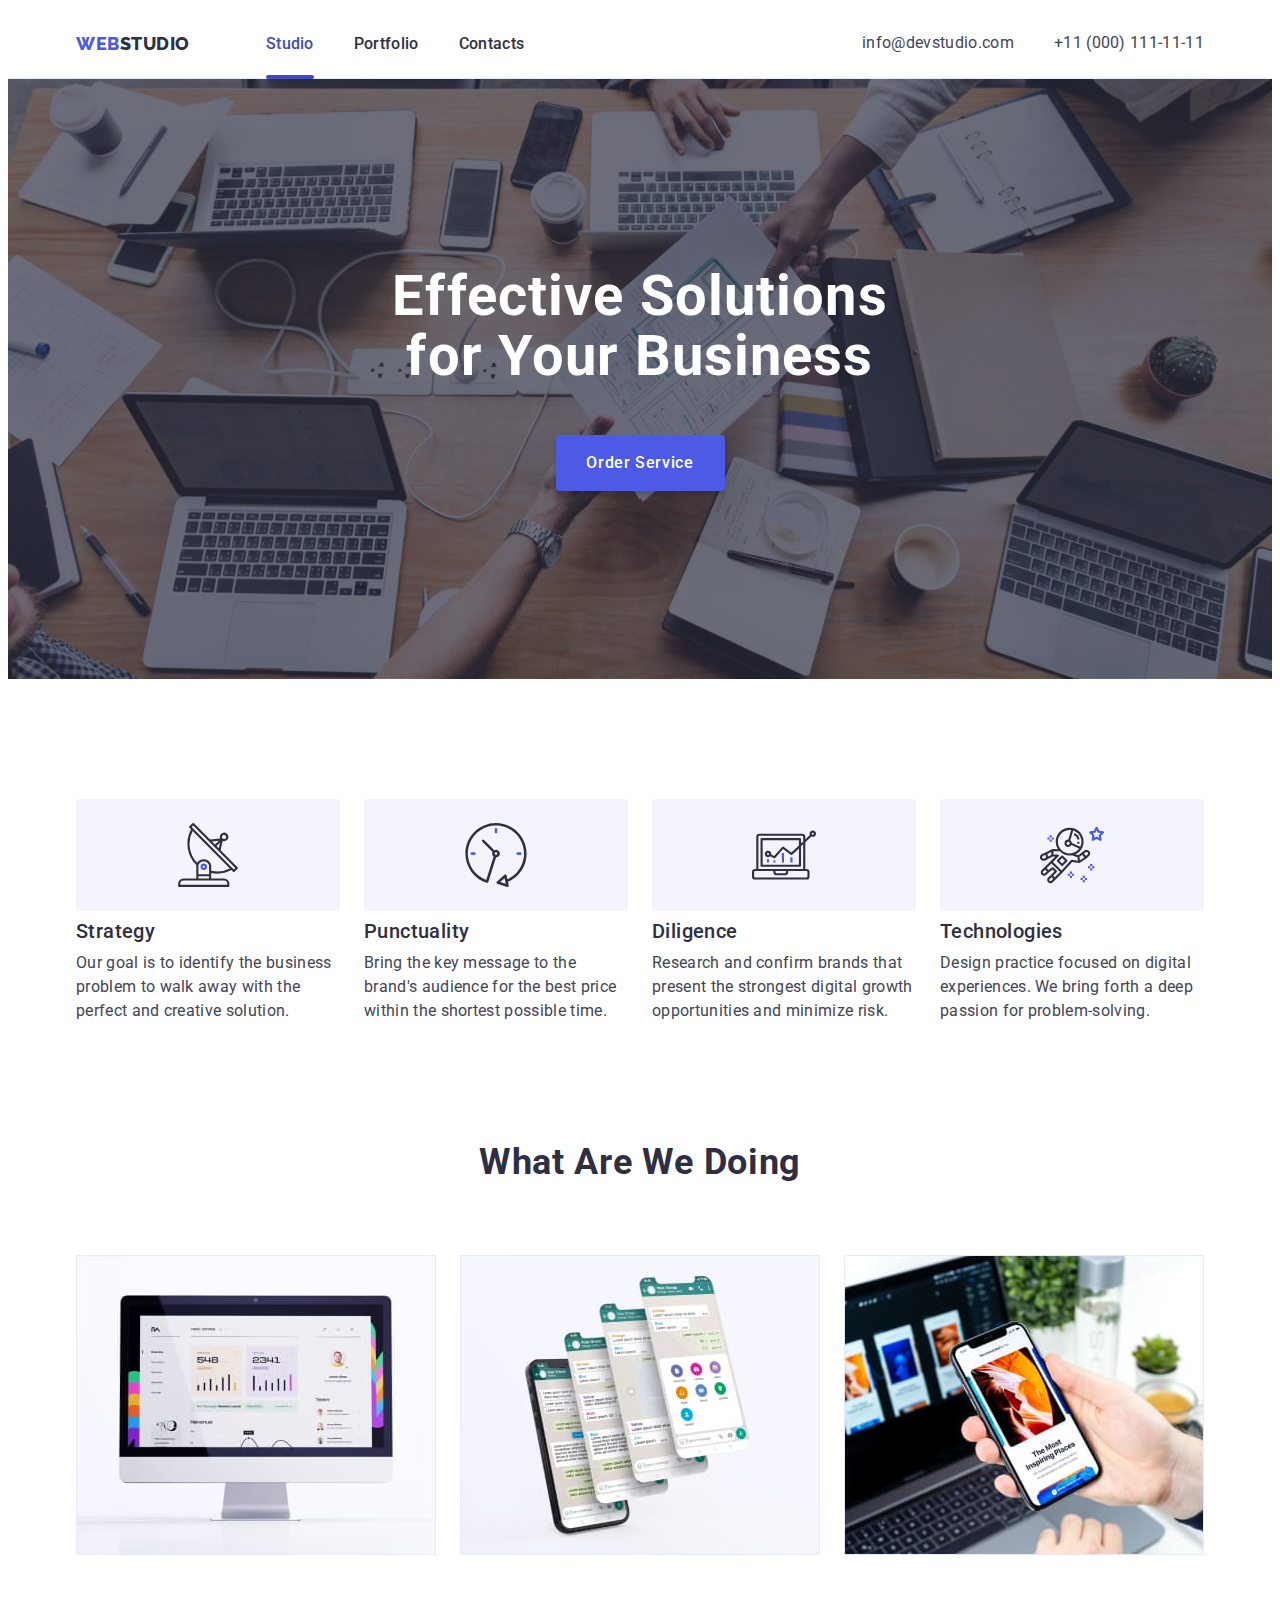
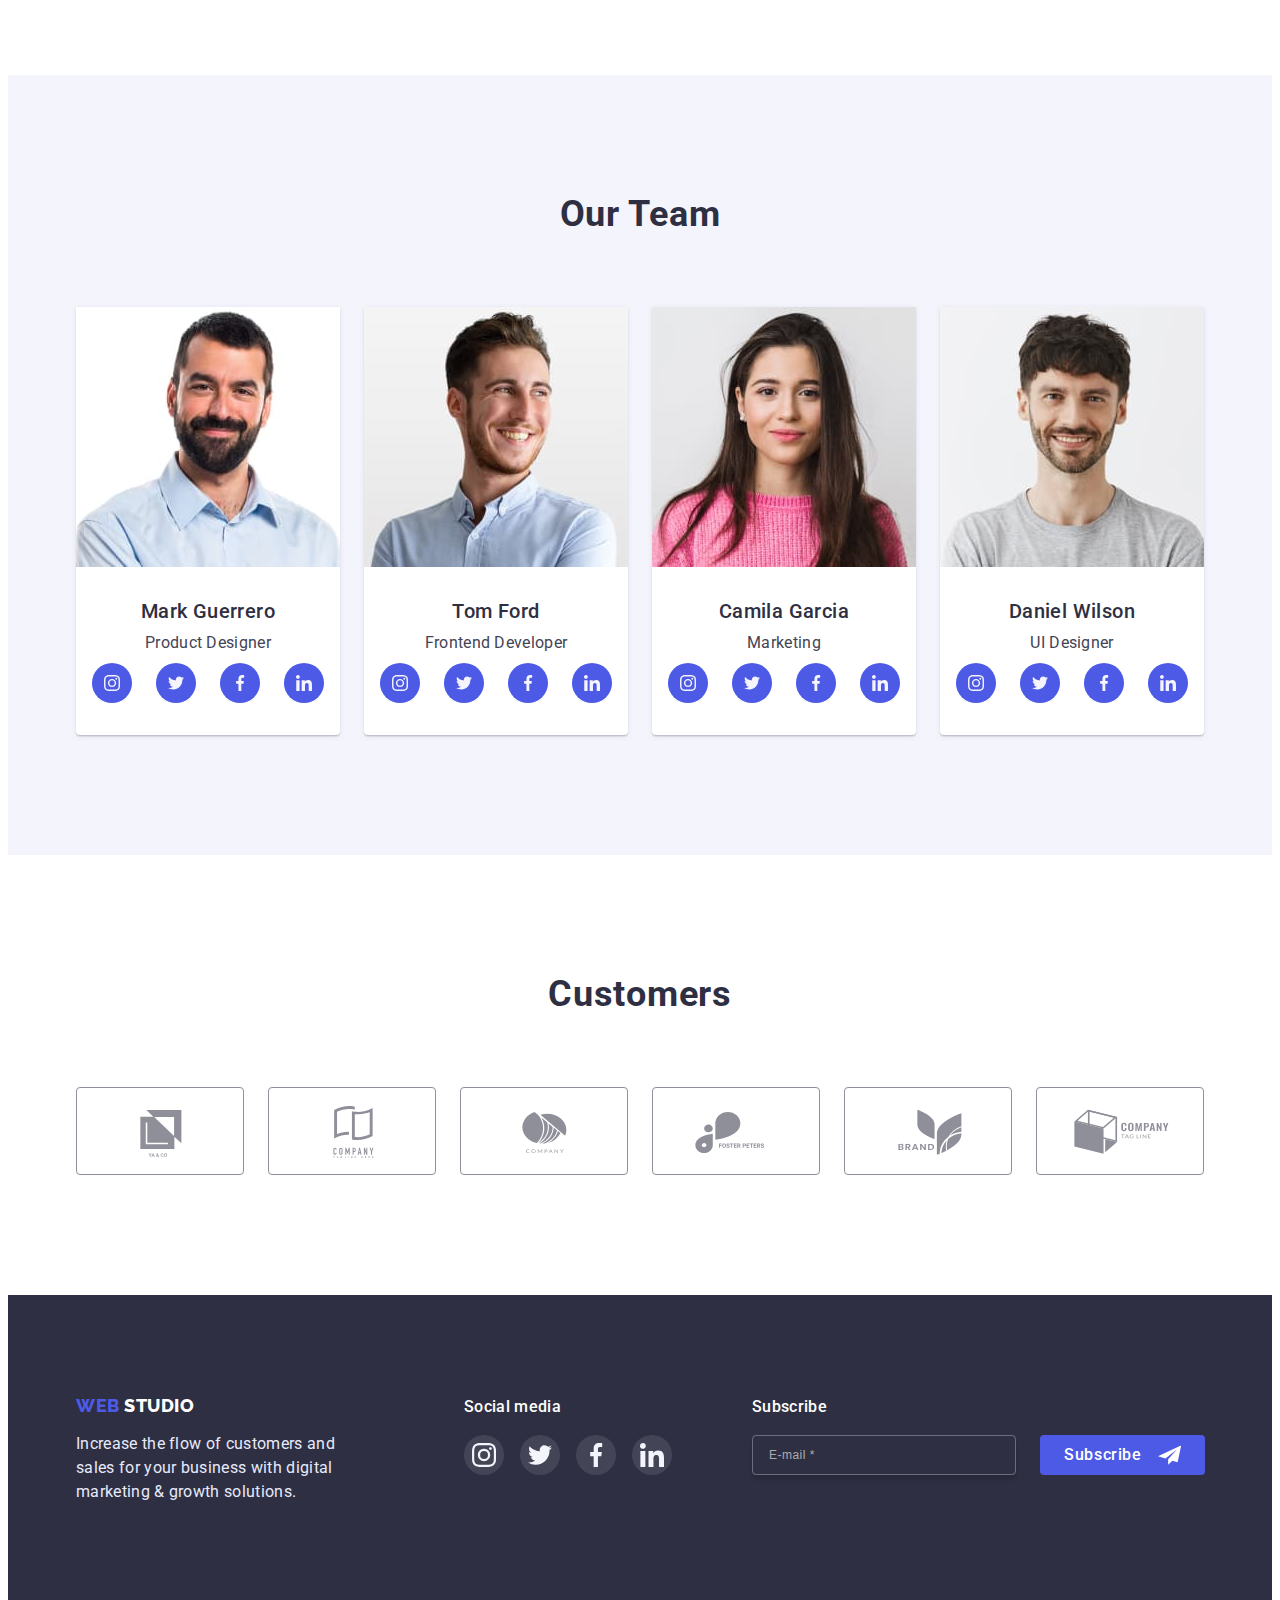
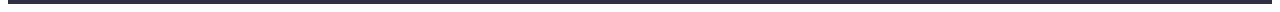
<file: index.html>
<!DOCTYPE html>
<html lang="en">
  <head>
    <meta charset="UTF-8" />
    <meta http-equiv="X-UA-Compatible" content="IE=edge" />
    <meta
      name="viewport"
      content="width=device-width, initial-scale=1.0"
    />
    <title>Web Studio</title>
    <link type="image/png" href="./images/favicon.png" rel="icon" />
    <link href="https://fonts.googleapis.com" rel="preconnect" />
    <link
      href="https://fonts.gstatic.com"
      rel="preconnect"
      crossorigin
    />
    <link
      href="https://fonts.googleapis.com/css2?family=Raleway:wght@800&family=Roboto:wght@400;500;700;900&display=swap"
      rel="stylesheet"
    />
    <link
      href="https://cdnjs.cloudflare.com/ajax/libs/modern-normalize/1.1.0/modern-normalize.min.css"
      rel="stylesheet"
      integrity="sha512-wpPYUAdjBVSE4KJnH1VR1HeZfpl1ub8YT/NKx4PuQ5NmX2tKuGu6U/JRp5y+Y8XG2tV+wKQpNHVUX03MfMFn9Q=="
      crossorigin="anonymous"
      referrerpolicy="no-referrer"
    />
    <link href="./css/styles.css" rel="stylesheet" />
    <link href="./css/mobile.css" rel="stylesheet" />
    <link href="./css/tablet.css" rel="stylesheet" />
    <link href="./css/desktop.css" rel="stylesheet" />
  </head>
  <body>
    <header class="header">
      <div class="container header-container">
        <nav class="header-navigation">
          <a
            class="logo header-logo link header-padding"
            href="./index.html"
          >
            <span class="logo-color">Web</span>Studio</a
          >
          <ul class="header-list list">
            <li class="header-item">
              <a
                class="header-link link header-padding active-page"
                href="./index.html"
                >Studio</a
              >
            </li>
            <li class="header-item">
              <a
                class="header-link link header-padding"
                href="./portfolio.html"
                >Portfolio</a
              >
            </li>
            <li class="header-item">
              <a class="header-link link header-padding" href="#"
                >Contacts</a
              >
            </li>
          </ul>
        </nav>
        <address class="address">
          <ul class="address-list list">
            <li class="address-item">
              <a
                class="address-email link header-padding"
                href="mailto:info@devstudio.com"
              >
                info@devstudio.com
              </a>
            </li>
            <li class="address-item">
              <a
                class="address-tel link header-padding"
                href="tel:+110001111111"
              >
                +11 (000) 111-11-11
              </a>
            </li>
          </ul>
        </address>
        <button class="burger-open" data-menu-open type="button">
          <svg class="burger-icon">
            <use href="./images/icons.svg#icon-humburger"></use>
          </svg>
        </button>
      </div>
      <div class="mob-menu is-hidden" data-menu>
        <button
          class="mob-menu-close modal-close"
          data-menu-close
          type="button"
        >
          <svg class="menu-close-icon modal-close-svg">
            <use href="./images/icons.svg#icon-close-black"></use>
          </svg>
        </button>
        <nav class="mob-menu-nav">
          <ul class="mob-menu-list list">
            <li class="mob-menu-item">
              <a
                class="mob-menu-link link active-mob"
                href="./index.html"
                >Studio</a
              >
            </li>
            <li class="mob-menu-item">
              <a class="mob-menu-link link" href="./portfolio.html"
                >Portfolio</a
              >
            </li>
            <li class="mob-menu-item">
              <a class="mob-menu-link link" href="#">Contacts</a>
            </li>
          </ul>
        </nav>
        <div class="mob-wrap">
          <address class="mob-menu-address">
            <ul class="mob-address-list list">
              <li class="mob-address-item">
                <a
                  class="mob-address-email link"
                  href="mailto:info@devstudio.com"
                >
                  info@devstudio.com
                </a>
              </li>
              <li class="mob-address-item">
                <a
                  class="mob-address-tel link"
                  href="tel:+110001111111"
                >
                  +11 (000) 111-11-11
                </a>
              </li>
            </ul>
          </address>
          <ul class="mob-soc-list team-soc-list list grid-list">
            <li class="mob-soc-item team-soc-item">
              <a
                class="mob-soc-link team-soc-link link grid-list"
                href="#"
                target="_blank"
                rel="noopener noreferrer nofollow"
              >
                <svg
                  class="mob-soc-icon team-soc-icon"
                  width="16px"
                  height="16px"
                >
                  <use href="./images/icons.svg#icon-instagram"></use>
                </svg>
              </a>
            </li>
            <li class="mob-soc-item team-soc-item">
              <a
                class="mob-soc-link team-soc-link link grid-list"
                href="#"
                target="_blank"
                rel="noopener noreferrer nofollow"
              >
                <svg
                  class="mob-soc-icon team-soc-icon"
                  width="16px"
                  height="16px"
                >
                  <use href="./images/icons.svg#icon-twitter"></use>
                </svg>
              </a>
            </li>
            <li class="mob-soc-item team-soc-item">
              <a
                class="mob-soc-link team-soc-link link grid-list"
                href="#"
                target="_blank"
                rel="noopener noreferrer nofollow"
              >
                <svg
                  class="mob-soc-icon team-soc-icon"
                  width="16px"
                  height="16px"
                >
                  <use href="./images/icons.svg#icon-facebook"></use>
                </svg>
              </a>
            </li>
            <li class="mob-soc-item team-soc-item">
              <a
                class="mob-soc-link team-soc-link link grid-list"
                href="#"
                target="_blank"
                rel="noopener noreferrer nofollow"
              >
                <svg
                  class="mob-soc-icon team-soc-icon"
                  width="16px"
                  height="16px"
                >
                  <use href="./images/icons.svg#icon-linkedin"></use>
                </svg>
              </a>
            </li>
          </ul>
        </div>
      </div>
    </header>

    <main>
      <section class="hero">
        <div class="container hero-container">
          <h1 class="hero-title">
            Effective Solutions for Your Business
          </h1>
          <button class="hero-btn btn" data-modal-open type="button">
            Order Service
          </button>
        </div>
      </section>
      <section class="principles section">
        <div class="container">
          <h2 class="section-title visually-hidden">
            Our principles
          </h2>
          <ul class="principles-list section-list list grid-list">
            <li class="principles-item section-item grid-item">
              <div class="priciples-icon">
                <svg width="64px" height="64px">
                  <use href="./images/icons.svg#icon-antenna"></use>
                </svg>
              </div>
              <h3 class="principles-caption section-caption">
                Strategy
              </h3>
              <p class="principles-text section-text">
                Our goal is to identify the business problem to walk
                away with the perfect and creative solution.
              </p>
            </li>
            <li class="principles-item section-item grid-item">
              <div class="priciples-icon">
                <svg width="64px" height="64px">
                  <use href="./images/icons.svg#icon-clock"></use>
                </svg>
              </div>
              <h3 class="principles-caption section-caption">
                Punctuality
              </h3>
              <p class="principles-text section-text">
                Bring the key message to the brand's audience for the
                best price within the shortest possible time.
              </p>
            </li>
            <li class="principles-item section-item grid-item">
              <div class="priciples-icon">
                <svg width="64px" height="64px">
                  <use href="./images/icons.svg#icon-diagram"></use>
                </svg>
              </div>
              <h3 class="principles-caption section-caption">
                Diligence
              </h3>
              <p class="principles-text section-text">
                Research and confirm brands that present the strongest
                digital growth opportunities and minimize risk.
              </p>
            </li>
            <li class="principles-item section-item grid-item">
              <div class="priciples-icon">
                <svg width="64px" height="64px">
                  <use href="./images/icons.svg#icon-astronaut"></use>
                </svg>
              </div>
              <h3 class="principles-caption section-caption">
                Technologies
              </h3>
              <p class="principles-text section-text">
                Design practice focused on digital experiences. We
                bring forth a deep passion for problem-solving.
              </p>
            </li>
          </ul>
        </div>
      </section>
      <section class="doing section">
        <div class="container">
          <h2 class="doing-title section-title">What are we doing</h2>
          <ul class="doing-list section-list list grid-list">
            <li class="doing-item section-item grid-item">
              <img
                src="./images/doing/do1.jpg"
                alt="computer"
                srcset="./images/doing/do1-2x.jpg 2x"
                width="360"
                height="300"
              />
            </li>
            <li class="doing-item section-item grid-item">
              <img
                src="./images/doing/do2.jpg"
                alt="tablet"
                srcset="./images/doing/do2-2x.jpg 2x"
                width="360"
                height="300"
              />
            </li>
            <li class="doing-item section-item grid-item">
              <img
                src="./images/doing/do3.jpg"
                alt="phone"
                srcset="./images/doing/do3-2x.jpg 2x"
                width="360"
                height="300"
              />
            </li>
          </ul>
        </div>
      </section>
      <section class="team section accent-bg">
        <div class="container container-small">
          <h2 class="team-title section-title">Our Team</h2>
          <ul class="team-list section-list list grid-list">
            <li class="team-item section-item grid-item">
              <img
                src="./images/team/team1.jpg"
                alt="Mark Guerrero"
                srcset="./images/team/team1-2x.jpg 2x"
                width="264"
                height="260"
              />
              <div class="team-content">
                <h3 class="team-caption section-caption center">
                  Mark Guerrero
                </h3>
                <p class="team-text section-text center">
                  Product Designer
                </p>
                <ul class="team-soc-list list grid-list">
                  <li class="team-soc-item">
                    <a
                      class="team-soc-link link grid-list"
                      href="#"
                      target="_blank"
                      rel="noopener noreferrer nofollow"
                    >
                      <svg
                        class="team-soc-icon"
                        width="16px"
                        height="16px"
                      >
                        <use
                          href="./images/icons.svg#icon-instagram"
                        ></use>
                      </svg>
                    </a>
                  </li>
                  <li class="team-soc-item">
                    <a
                      class="team-soc-link link grid-list"
                      href="#"
                      target="_blank"
                      rel="noopener noreferrer nofollow"
                    >
                      <svg
                        class="team-soc-icon"
                        width="16px"
                        height="16px"
                      >
                        <use
                          href="./images/icons.svg#icon-twitter"
                        ></use>
                      </svg>
                    </a>
                  </li>
                  <li class="team-soc-item">
                    <a
                      class="team-soc-link link grid-list"
                      href="#"
                      target="_blank"
                      rel="noopener noreferrer nofollow"
                    >
                      <svg
                        class="team-soc-icon"
                        width="16px"
                        height="16px"
                      >
                        <use
                          href="./images/icons.svg#icon-facebook"
                        ></use>
                      </svg>
                    </a>
                  </li>
                  <li class="team-soc-item">
                    <a
                      class="team-soc-link link grid-list"
                      href="#"
                      target="_blank"
                      rel="noopener noreferrer nofollow"
                    >
                      <svg
                        class="team-soc-icon"
                        width="16px"
                        height="16px"
                      >
                        <use
                          href="./images/icons.svg#icon-linkedin"
                        ></use>
                      </svg>
                    </a>
                  </li>
                </ul>
              </div>
            </li>
            <li class="team-item section-item grid-item">
              <img
                src="./images/team/team2.jpg"
                alt="Tom Ford"
                srcset="./images/team/team2-2x.jpg 2x"
                width="264"
                height="260"
              />
              <div class="team-content">
                <h3 class="team-caption section-caption center">
                  Tom Ford
                </h3>
                <p class="team-text section-text center">
                  Frontend Developer
                </p>
                <ul class="team-soc-list list grid-list">
                  <li class="team-soc-item">
                    <a
                      class="team-soc-link link grid-list"
                      href="#"
                      target="_blank"
                      rel="noopener noreferrer nofollow"
                    >
                      <svg
                        class="team-soc-icon"
                        width="16px"
                        height="16px"
                      >
                        <use
                          href="./images/icons.svg#icon-instagram"
                        ></use>
                      </svg>
                    </a>
                  </li>
                  <li class="team-soc-item">
                    <a
                      class="team-soc-link link grid-list"
                      href="#"
                      target="_blank"
                      rel="noopener noreferrer nofollow"
                    >
                      <svg
                        class="team-soc-icon"
                        width="16px"
                        height="16px"
                      >
                        <use
                          href="./images/icons.svg#icon-twitter"
                        ></use>
                      </svg>
                    </a>
                  </li>
                  <li class="team-soc-item">
                    <a
                      class="team-soc-link link grid-list"
                      href="#"
                      target="_blank"
                      rel="noopener noreferrer nofollow"
                    >
                      <svg
                        class="team-soc-icon"
                        width="16px"
                        height="16px"
                      >
                        <use
                          href="./images/icons.svg#icon-facebook"
                        ></use>
                      </svg>
                    </a>
                  </li>
                  <li class="team-soc-item">
                    <a
                      class="team-soc-link link grid-list"
                      href="#"
                      target="_blank"
                      rel="noopener noreferrer nofollow"
                    >
                      <svg
                        class="team-soc-icon"
                        width="16px"
                        height="16px"
                      >
                        <use
                          href="./images/icons.svg#icon-linkedin"
                        ></use>
                      </svg>
                    </a>
                  </li>
                </ul>
              </div>
            </li>
            <li class="team-item section-item grid-item">
              <img
                src="./images/team/team3.jpg"
                alt="Camila Garcia"
                srcset="./images/team/team3-2x.jpg 2x"
                width="264"
                height="260"
              />
              <div class="team-content">
                <h3 class="team-caption section-caption center">
                  Camila Garcia
                </h3>
                <p class="team-text section-text center">Marketing</p>
                <ul class="team-soc-list list grid-list">
                  <li class="team-soc-item">
                    <a
                      class="team-soc-link link grid-list"
                      href="#"
                      target="_blank"
                      rel="noopener noreferrer nofollow"
                    >
                      <svg
                        class="team-soc-icon"
                        width="16px"
                        height="16px"
                      >
                        <use
                          href="./images/icons.svg#icon-instagram"
                        ></use>
                      </svg>
                    </a>
                  </li>
                  <li class="team-soc-item">
                    <a
                      class="team-soc-link link grid-list"
                      href="#"
                      target="_blank"
                      rel="noopener noreferrer nofollow"
                    >
                      <svg
                        class="team-soc-icon"
                        width="16px"
                        height="16px"
                      >
                        <use
                          href="./images/icons.svg#icon-twitter"
                        ></use>
                      </svg>
                    </a>
                  </li>
                  <li class="team-soc-item">
                    <a
                      class="team-soc-link link grid-list"
                      href="#"
                      target="_blank"
                      rel="noopener noreferrer nofollow"
                    >
                      <svg
                        class="team-soc-icon"
                        width="16px"
                        height="16px"
                      >
                        <use
                          href="./images/icons.svg#icon-facebook"
                        ></use>
                      </svg>
                    </a>
                  </li>
                  <li class="team-soc-item">
                    <a
                      class="team-soc-link link grid-list"
                      href="#"
                      target="_blank"
                      rel="noopener noreferrer nofollow"
                    >
                      <svg
                        class="team-soc-icon"
                        width="16px"
                        height="16px"
                      >
                        <use
                          href="./images/icons.svg#icon-linkedin"
                        ></use>
                      </svg>
                    </a>
                  </li>
                </ul>
              </div>
            </li>
            <li class="team-item section-item grid-item">
              <img
                src="./images/team/team4.jpg"
                alt="Daniel Wilson"
                srcset="./images/team/team4-2x.jpg 2x"
                width="264"
                height="260"
              />
              <div class="team-content">
                <h3 class="team-caption section-caption center">
                  Daniel Wilson
                </h3>
                <p class="team-text section-text center">
                  UI Designer
                </p>
                <ul class="team-soc-list list grid-list">
                  <li class="team-soc-item">
                    <a
                      class="team-soc-link link grid-list"
                      href="#"
                      target="_blank"
                      rel="noopener noreferrer nofollow"
                    >
                      <svg
                        class="team-soc-icon"
                        width="16px"
                        height="16px"
                      >
                        <use
                          href="./images/icons.svg#icon-instagram"
                        ></use>
                      </svg>
                    </a>
                  </li>
                  <li class="team-soc-item">
                    <a
                      class="team-soc-link link grid-list"
                      href="#"
                      target="_blank"
                      rel="noopener noreferrer nofollow"
                    >
                      <svg
                        class="team-soc-icon"
                        width="16px"
                        height="16px"
                      >
                        <use
                          href="./images/icons.svg#icon-twitter"
                        ></use>
                      </svg>
                    </a>
                  </li>
                  <li class="team-soc-item">
                    <a
                      class="team-soc-link link grid-list"
                      href="#"
                      target="_blank"
                      rel="noopener noreferrer nofollow"
                    >
                      <svg
                        class="team-soc-icon"
                        width="16px"
                        height="16px"
                      >
                        <use
                          href="./images/icons.svg#icon-facebook"
                        ></use>
                      </svg>
                    </a>
                  </li>
                  <li class="team-soc-item">
                    <a
                      class="team-soc-link link grid-list"
                      href="#"
                      target="_blank"
                      rel="noopener noreferrer nofollow"
                    >
                      <svg
                        class="team-soc-icon"
                        width="16px"
                        height="16px"
                      >
                        <use
                          href="./images/icons.svg#icon-linkedin"
                        ></use>
                      </svg>
                    </a>
                  </li>
                </ul>
              </div>
            </li>
          </ul>
        </div>
      </section>
      <section class="customer section">
        <div class="container container-small">
          <h2 class="customer-title section-title">Customers</h2>
          <ul class="customer-list section-list list grid-list">
            <li class="customer-item section-item grid-item">
              <a
                class="customer-link link"
                href="#"
                target="_blank"
                rel="noopener noreferrer nofollow"
              >
                <svg
                  class="customer-icon"
                  width="104px"
                  height="56px"
                >
                  <use href="./images/icons.svg#icon-yaco"></use>
                </svg>
              </a>
            </li>
            <li class="customer-item section-item grid-item">
              <a
                class="customer-link link"
                href="#"
                target="_blank"
                rel="noopener noreferrer nofollow"
              >
                <svg
                  class="customer-icon"
                  width="104px"
                  height="56px"
                >
                  <use
                    href="./images/icons.svg#icon-tagline-here"
                  ></use>
                </svg>
              </a>
            </li>
            <li class="customer-item section-item grid-item">
              <a
                class="customer-link link"
                href="#"
                target="_blank"
                rel="noopener noreferrer nofollow"
              >
                <svg
                  class="customer-icon"
                  width="104px"
                  height="56px"
                >
                  <use href="./images/icons.svg#icon-company"></use>
                </svg>
              </a>
            </li>
            <li class="customer-item section-item grid-item">
              <a
                class="customer-link link"
                href="#"
                target="_blank"
                rel="noopener noreferrer nofollow"
              >
                <svg
                  class="customer-icon"
                  width="104px"
                  height="56px"
                >
                  <use href="./images/icons.svg#icon-foster"></use>
                </svg>
              </a>
            </li>
            <li class="customer-item section-item grid-item">
              <a
                class="customer-link link"
                href="#"
                target="_blank"
                rel="noopener noreferrer nofollow"
              >
                <svg
                  class="customer-icon"
                  width="104px"
                  height="56px"
                >
                  <use href="./images/icons.svg#icon-brand"></use>
                </svg>
              </a>
            </li>
            <li class="customer-item section-item grid-item">
              <a
                class="customer-link link"
                href="#"
                target="_blank"
                rel="noopener noreferrer nofollow"
              >
                <svg
                  class="customer-icon"
                  width="104px"
                  height="56px"
                >
                  <use href="./images/icons.svg#icon-tagline"></use>
                </svg>
              </a>
            </li>
          </ul>
        </div>
      </section>
    </main>

    <footer class="footer">
      <div class="container footer-wrapper">
        <div class="footer-box">
          <div class="footer-info">
            <a class="logo footer-logo link" href="./index.html">
              <span class="logo-color">Web</span>
              Studio
            </a>
            <p class="footer-text">
              Increase the flow of customers and sales for your
              business with digital marketing & growth solutions.
            </p>
          </div>
          <div class="footer-soc">
            <p class="footer-soc-title">Social media</p>
            <ul class="footer-soc-list list grid-list">
              <li class="footer-soc-item">
                <a
                  class="footer-soc-link link"
                  href="#"
                  target="_blank"
                  rel="noopener noreferrer nofollow"
                >
                  <svg class="footer-soc-icon" width="24" height="24">
                    <use
                      href="./images/icons.svg#icon-instagram"
                    ></use>
                  </svg>
                </a>
              </li>
              <li class="footer-soc-item">
                <a
                  class="footer-soc-link link"
                  href="#"
                  target="_blank"
                  rel="noopener noreferrer nofollow"
                >
                  <svg class="footer-soc-icon" width="24" height="24">
                    <use href="./images/icons.svg#icon-twitter"></use>
                  </svg>
                </a>
              </li>
              <li class="footer-soc-item">
                <a
                  class="footer-soc-link link"
                  href="#"
                  target="_blank"
                  rel="noopener noreferrer nofollow"
                >
                  <svg class="footer-soc-icon" width="24" height="24">
                    <use
                      href="./images/icons.svg#icon-facebook"
                    ></use>
                  </svg>
                </a>
              </li>
              <li class="footer-soc-item">
                <a
                  class="footer-soc-link link"
                  href="#"
                  target="_blank"
                  rel="noopener noreferrer nofollow"
                >
                  <svg class="footer-soc-icon" width="24" height="24">
                    <use
                      href="./images/icons.svg#icon-linkedin"
                    ></use>
                  </svg>
                </a>
              </li>
            </ul>
          </div>
        </div>
        <div class="footer-subscribe">
          <p class="footer-form-title">Subscribe</p>
          <form class="footer-form">
            <input
              class="footer-form-input"
              id="subscribe"
              name="subscribe"
              type="email"
              placeholder="E-mail *"
              required
            />
            <button class="subscribe-btn btn" type="submit">
              Subscribe
              <svg class="submit-icon">
                <use href="./images/icons.svg#icon-subscribe"></use>
              </svg>
            </button>
          </form>
        </div>
      </div>
    </footer>

    <div class="backdrop is-hidden" data-modal>
      <div class="modal">
        <button class="modal-close" data-modal-close type="button">
          <svg class="modal-close-svg" width="8px" height="8px">
            <use href="./images/icons.svg#icon-close-black"></use>
          </svg>
        </button>
        <p class="modal-title">
          Leave your contacts and we will call you back
        </p>
        <form class="modal-form">
          <label class="modal-input-text">
            <span>Name *</span>
            <span class="modal-input-wrap">
              <input
                class="modal-input"
                name="user-name"
                type="text"
                placeholder="John Kirby"
                minlength="2"
                required
              />
              <svg class="modal-icon" width="18" height="24">
                <use href="./images/icons.svg#icon-person"></use>
              </svg>
            </span>
          </label>
          <label class="modal-input-text">
            <span>Phone *</span>
            <span class="modal-input-wrap">
              <input
                class="modal-input"
                name="user-tel"
                type="tel"
                title="+380 (99) 111-22-33"
                placeholder="+11 (000) 111-11-11"
                required
              />
              <svg class="modal-icon" width="18" height="24">
                <use href="./images/icons.svg#icon-phone"></use>
              </svg>
            </span>
          </label>
          <label class="modal-input-text">
            <span>Email *</span>
            <span class="modal-input-wrap">
              <input
                class="modal-input"
                name="user-email"
                type="email"
                placeholder="info@devstudio.com"
                required
              />
              <svg class="modal-icon" width="18" height="24">
                <use href="./images/icons.svg#icon-email"></use>
              </svg>
            </span>
          </label>
          <label class="modal-input-text">
            <span>Comment</span>
            <textarea
              class="modal-input"
              id="user-comment"
              name="user-comment"
              placeholder="Text input"
            ></textarea>
          </label>
          <div class="modal-field">
            <input
              class="modal-check visually-hidden"
              id="policy"
              name="policy"
              type="checkbox"
              value="true"
              required
            />
            <label class="modal-text" for="policy">
              <span>
                <svg class="icon-check" width="10" height="8">
                  <use href="./images/icons.svg#icon-check"></use>
                </svg>
              </span>
              I accept the terms and conditions of the
              <a href="#"> Privacy Policy</a>
            </label>
          </div>
          <button class="modal-btn btn" type="submit">Send</button>
        </form>
      </div>
    </div>

    <!-- <a href="#" class="to-top link" aria-label>
      <svg class="go-top">
        <use href="./images/icons.svg#icon-top"></use>
      </svg>
      <p>go top</p>
    </a> -->

    <script src="./js/modal.js"></script>
    <script src="./js/mobile-menu.js"></script>
  </body>
</html>
</file>
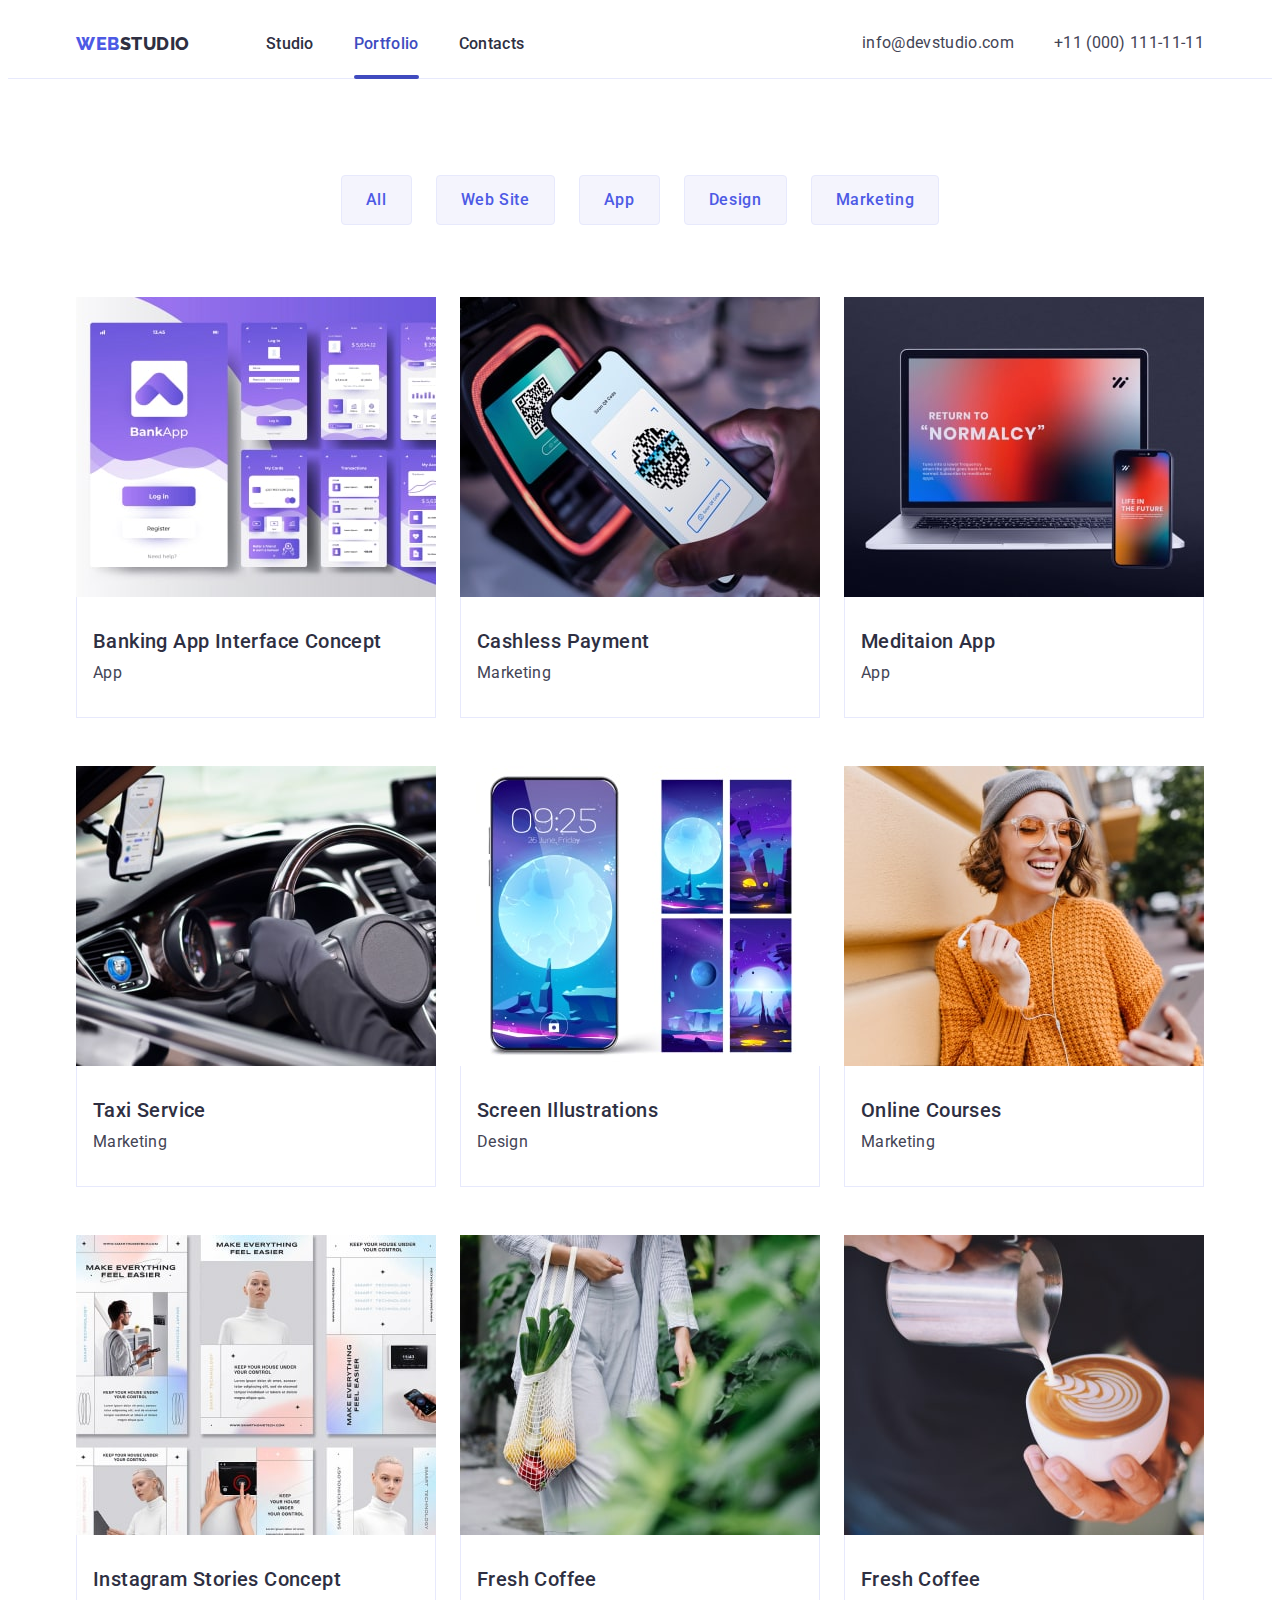
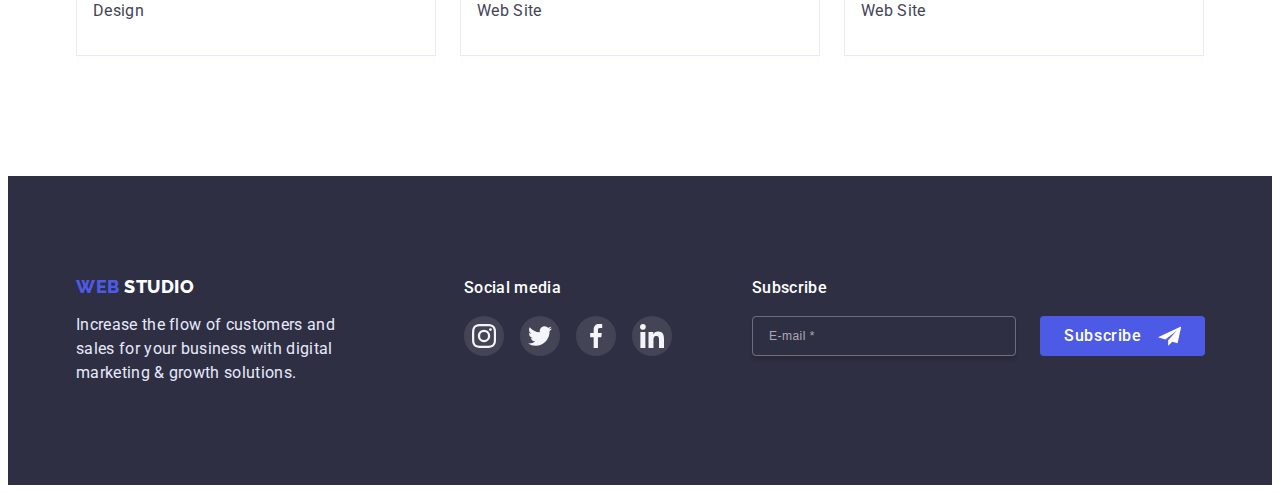
<file: portfolio.html>
<!DOCTYPE html>
<html lang="en">
  <head>
    <meta charset="UTF-8" />
    <meta http-equiv="X-UA-Compatible" content="IE=edge" />
    <meta
      name="viewport"
      content="width=device-width, initial-scale=1.0"
    />
    <title>Web Studio</title>
    <link type="image/png" href="./images/favicon.png" rel="icon" />
    <link href="https://fonts.googleapis.com" rel="preconnect" />
    <link
      href="https://fonts.gstatic.com"
      rel="preconnect"
      crossorigin
    />
    <link
      href="https://fonts.googleapis.com/css2?family=Raleway:wght@800&family=Roboto:wght@400;500;700;900&display=swap"
      rel="stylesheet"
    />
    <link
      href="https://cdnjs.cloudflare.com/ajax/libs/modern-normalize/1.1.0/modern-normalize.min.css"
      rel="stylesheet"
      integrity="sha512-wpPYUAdjBVSE4KJnH1VR1HeZfpl1ub8YT/NKx4PuQ5NmX2tKuGu6U/JRp5y+Y8XG2tV+wKQpNHVUX03MfMFn9Q=="
      crossorigin="anonymous"
      referrerpolicy="no-referrer"
    />
    <link href="./css/styles.css" rel="stylesheet" />
    <link href="./css/mobile.css" rel="stylesheet" />
    <link href="./css/tablet.css" rel="stylesheet" />
    <link href="./css/desktop.css" rel="stylesheet" />
  </head>
  <body>
    <header class="header">
      <div class="container header-container">
        <nav class="header-navigation">
          <a
            class="logo header-logo link header-padding"
            href="./index.html"
          >
            <span class="logo-color">Web</span>Studio</a
          >
          <ul class="header-list list">
            <li class="header-item">
              <a
                class="header-link link header-padding"
                href="./index.html"
                >Studio</a
              >
            </li>
            <li class="header-item">
              <a
                class="header-link link header-padding active-page"
                href="./portfolio.html"
                >Portfolio</a
              >
            </li>
            <li class="header-item">
              <a class="header-link link header-padding" href="#"
                >Contacts</a
              >
            </li>
          </ul>
        </nav>
        <address class="address">
          <ul class="address-list list">
            <li class="address-item">
              <a
                class="address-email link header-padding"
                href="mailto:info@devstudio.com"
              >
                info@devstudio.com
              </a>
            </li>
            <li class="address-item">
              <a
                class="address-tel link header-padding"
                href="tel:+110001111111"
              >
                +11 (000) 111-11-11
              </a>
            </li>
          </ul>
        </address>
        <button class="burger-open" data-menu-open type="button">
          <svg class="burger-icon">
            <use href="./images/icons.svg#icon-humburger"></use>
          </svg>
        </button>
      </div>
      <div class="mob-menu is-hidden" data-menu>
        <button
          class="mob-menu-close modal-close"
          data-menu-close
          type="button"
        >
          <svg class="menu-close-icon modal-close-svg">
            <use href="./images/icons.svg#icon-close-black"></use>
          </svg>
        </button>
        <nav class="mob-menu-nav">
          <ul class="mob-menu-list list">
            <li class="mob-menu-item">
              <a class="mob-menu-link link" href="./index.html"
                >Studio</a
              >
            </li>
            <li class="mob-menu-item">
              <a
                class="mob-menu-link link active-mob"
                href="./portfolio.html"
                >Portfolio</a
              >
            </li>
            <li class="mob-menu-item">
              <a class="mob-menu-link link" href="#">Contacts</a>
            </li>
          </ul>
        </nav>
        <div class="mob-wrap">
          <address class="mob-menu-address">
            <ul class="mob-address-list list">
              <li class="mob-address-item">
                <a
                  class="mob-address-email link"
                  href="mailto:info@devstudio.com"
                >
                  info@devstudio.com
                </a>
              </li>
              <li class="mob-address-item">
                <a
                  class="mob-address-tel link"
                  href="tel:+110001111111"
                >
                  +11 (000) 111-11-11
                </a>
              </li>
            </ul>
          </address>
          <ul class="mob-soc-list team-soc-list list grid-list">
            <li class="mob-soc-item team-soc-item">
              <a
                class="mob-soc-link team-soc-link link grid-list"
                href="#"
                target="_blank"
                rel="noopener noreferrer nofollow"
              >
                <svg
                  class="mob-soc-icon team-soc-icon"
                  width="16px"
                  height="16px"
                >
                  <use href="./images/icons.svg#icon-instagram"></use>
                </svg>
              </a>
            </li>
            <li class="mob-soc-item team-soc-item">
              <a
                class="mob-soc-link team-soc-link link grid-list"
                href="#"
                target="_blank"
                rel="noopener noreferrer nofollow"
              >
                <svg
                  class="mob-soc-icon team-soc-icon"
                  width="16px"
                  height="16px"
                >
                  <use href="./images/icons.svg#icon-twitter"></use>
                </svg>
              </a>
            </li>
            <li class="mob-soc-item team-soc-item">
              <a
                class="mob-soc-link team-soc-link link grid-list"
                href="#"
                target="_blank"
                rel="noopener noreferrer nofollow"
              >
                <svg
                  class="mob-soc-icon team-soc-icon"
                  width="16px"
                  height="16px"
                >
                  <use href="./images/icons.svg#icon-facebook"></use>
                </svg>
              </a>
            </li>
            <li class="mob-soc-item team-soc-item">
              <a
                class="mob-soc-link team-soc-link link grid-list"
                href="#"
                target="_blank"
                rel="noopener noreferrer nofollow"
              >
                <svg
                  class="mob-soc-icon team-soc-icon"
                  width="16px"
                  height="16px"
                >
                  <use href="./images/icons.svg#icon-linkedin"></use>
                </svg>
              </a>
            </li>
          </ul>
        </div>
      </div>
    </header>

    <main>
      <section class="portfolio section">
        <div class="container">
          <h1 class="visually-hidden">Portfolio</h1>
          <ul class="filter-list list">
            <li>
              <button class="filter-btn btn" type="button">
                All
              </button>
            </li>
            <li>
              <button class="filter-btn btn" type="button">
                Web Site
              </button>
            </li>
            <li>
              <button class="filter-btn btn" type="button">
                App
              </button>
            </li>
            <li>
              <button class="filter-btn btn" type="button">
                Design
              </button>
            </li>
            <li>
              <button class="filter-btn btn" type="button">
                Marketing
              </button>
            </li>
          </ul>
          <ul class="gallery-list list grid-list">
            <li class="gallery-item">
              <a class="link" href="#">
                <div class="gallery-top-wrap">
                  <picture class="gallery-img">
                    <source
                      srcset="
                        ./images/gallery/gallery1-1200.jpg    1x,
                        ./images/gallery/gallery1-1200-2x.jpg 2x
                      "
                      media="(min-width: 1200px)"
                    />
                    <source
                      srcset="
                        ./images/gallery/gallery1-768.jpg    1x,
                        ./images/gallery/gallery1-768-2x.jpg 2x
                      "
                      media="(min-width: 768px)"
                    />
                    <source
                      srcset="
                        ./images/gallery/gallery1.jpg    1x,
                        ./images/gallery/gallery1-2x.jpg 2x
                      "
                      media="(min-width: 480px)"
                    />
                    <img
                      src="./images/gallery/gallery1.jpg"
                      alt="Banking App Interface Concept"
                    />
                  </picture>
                  <p class="gallery-top-text">
                    14 Stylish and User-Friendly App Design Concepts ·
                    Task Manager App · Calorie Tracker App · Exotic
                    Fruit Ecommerce App · Cloud Storage App
                  </p>
                </div>
                <div class="gallery-content">
                  <h2 class="gallery-caption section-caption">
                    Banking App Interface Concept
                  </h2>
                  <p class="section-text">App</p>
                </div>
              </a>
            </li>
            <li class="gallery-item">
              <a class="link" href="#">
                <div class="gallery-top-wrap">
                  <picture class="gallery-img">
                    <source
                      srcset="
                        ./images/gallery/gallery2-1200.jpg    1x,
                        ./images/gallery/gallery2-1200-2x.jpg 2x
                      "
                      media="(min-width: 1200px)"
                    />
                    <source
                      srcset="
                        ./images/gallery/gallery2-768.jpg    1x,
                        ./images/gallery/gallery2-768-2x.jpg 2x
                      "
                      media="(min-width: 768px)"
                    />
                    <source
                      srcset="
                        ./images/gallery/gallery2.jpg    1x,
                        ./images/gallery/gallery2-2x.jpg 2x
                      "
                      media="(min-width: 480px)"
                    />
                    <img
                      src="./images/gallery/gallery2.jpg"
                      alt="Cashless Payment"
                    />
                  </picture>
                  <p class="gallery-top-text">
                    14 Stylish and User-Friendly App Design Concepts ·
                    Task Manager App · Calorie Tracker App · Exotic
                    Fruit Ecommerce App · Cloud Storage App
                  </p>
                </div>
                <div class="gallery-content">
                  <h2 class="gallery-caption section-caption">
                    Cashless Payment
                  </h2>
                  <p class="section-text">Marketing</p>
                </div>
              </a>
            </li>
            <li class="gallery-item">
              <a class="link" href="#">
                <div class="gallery-top-wrap">
                  <picture class="gallery-img">
                    <source
                      srcset="
                        ./images/gallery/gallery3-1200.jpg    1x,
                        ./images/gallery/gallery3-1200-2x.jpg 2x
                      "
                      media="(min-width: 1200px)"
                    />
                    <source
                      srcset="
                        ./images/gallery/gallery3-768.jpg    1x,
                        ./images/gallery/gallery3-768-2x.jpg 2x
                      "
                      media="(min-width: 768px)"
                    />
                    <source
                      srcset="
                        ./images/gallery/gallery3.jpg    1x,
                        ./images/gallery/gallery3-2x.jpg 2x
                      "
                      media="(min-width: 480px)"
                    />
                    <img
                      src="./images/gallery/gallery3.jpg"
                      alt="Meditaion App"
                    />
                  </picture>
                  <p class="gallery-top-text">
                    14 Stylish and User-Friendly App Design Concepts ·
                    Task Manager App · Calorie Tracker App · Exotic
                    Fruit Ecommerce App · Cloud Storage App
                  </p>
                </div>
                <div class="gallery-content">
                  <h2 class="gallery-caption section-caption">
                    Meditaion App
                  </h2>
                  <p class="section-text">App</p>
                </div>
              </a>
            </li>
            <li class="gallery-item">
              <a class="link" href="#">
                <div class="gallery-top-wrap">
                  <picture class="gallery-img">
                    <source
                      srcset="
                        ./images/gallery/gallery4-1200.jpg    1x,
                        ./images/gallery/gallery4-1200-2x.jpg 2x
                      "
                      media="(min-width: 1200px)"
                    />
                    <source
                      srcset="
                        ./images/gallery/gallery4-768.jpg    1x,
                        ./images/gallery/gallery4-768-2x.jpg 2x
                      "
                      media="(min-width: 768px)"
                    />
                    <source
                      srcset="
                        ./images/gallery/gallery4.jpg    1x,
                        ./images/gallery/gallery4-2x.jpg 2x
                      "
                      media="(min-width: 480px)"
                    />
                    <img
                      src="./images/gallery/gallery4.jpg"
                      alt="Taxi Service"
                    />
                  </picture>
                  <p class="gallery-top-text">
                    14 Stylish and User-Friendly App Design Concepts ·
                    Task Manager App · Calorie Tracker App · Exotic
                    Fruit Ecommerce App · Cloud Storage App
                  </p>
                </div>
                <div class="gallery-content">
                  <h2 class="gallery-caption section-caption">
                    Taxi Service
                  </h2>
                  <p class="section-text">Marketing</p>
                </div>
              </a>
            </li>
            <li class="gallery-item">
              <a class="link" href="#">
                <div class="gallery-top-wrap">
                  <picture class="gallery-img">
                    <source
                      srcset="
                        ./images/gallery/gallery5-1200.jpg    1x,
                        ./images/gallery/gallery5-1200-2x.jpg 2x
                      "
                      media="(min-width: 1200px)"
                    />
                    <source
                      srcset="
                        ./images/gallery/gallery5-768.jpg    1x,
                        ./images/gallery/gallery5-768-2x.jpg 2x
                      "
                      media="(min-width: 768px)"
                    />
                    <source
                      srcset="
                        ./images/gallery/gallery5.jpg    1x,
                        ./images/gallery/gallery5-2x.jpg 2x
                      "
                      media="(min-width: 480px)"
                    />
                    <img
                      src="./images/gallery/gallery5.jpg"
                      alt="Screen Illustrations"
                    />
                  </picture>
                  <p class="gallery-top-text">
                    14 Stylish and User-Friendly App Design Concepts ·
                    Task Manager App · Calorie Tracker App · Exotic
                    Fruit Ecommerce App · Cloud Storage App
                  </p>
                </div>
                <div class="gallery-content">
                  <h2 class="gallery-caption section-caption">
                    Screen Illustrations
                  </h2>
                  <p class="section-text">Design</p>
                </div>
              </a>
            </li>
            <li class="gallery-item">
              <a class="link" href="#">
                <div class="gallery-top-wrap">
                  <picture class="gallery-img">
                    <source
                      srcset="
                        ./images/gallery/gallery6-1200.jpg    1x,
                        ./images/gallery/gallery6-1200-2x.jpg 2x
                      "
                      media="(min-width: 1200px)"
                    />
                    <source
                      srcset="
                        ./images/gallery/gallery6-768.jpg    1x,
                        ./images/gallery/gallery6-768-2x.jpg 2x
                      "
                      media="(min-width: 768px)"
                    />
                    <source
                      srcset="
                        ./images/gallery/gallery6.jpg    1x,
                        ./images/gallery/gallery6-2x.jpg 2x
                      "
                      media="(min-width: 480px)"
                    />
                    <img
                      src="./images/gallery/gallery6.jpg"
                      alt="Online Courses"
                    />
                  </picture>
                  <p class="gallery-top-text">
                    14 Stylish and User-Friendly App Design Concepts ·
                    Task Manager App · Calorie Tracker App · Exotic
                    Fruit Ecommerce App · Cloud Storage App
                  </p>
                </div>
                <div class="gallery-content">
                  <h2 class="gallery-caption section-caption">
                    Online Courses
                  </h2>
                  <p class="section-text">Marketing</p>
                </div>
              </a>
            </li>
            <li class="gallery-item">
              <a class="link" href="#">
                <div class="gallery-top-wrap">
                  <picture class="gallery-img">
                    <source
                      srcset="
                        ./images/gallery/gallery7-1200.jpg    1x,
                        ./images/gallery/gallery7-1200-2x.jpg 2x
                      "
                      media="(min-width: 1200px)"
                    />
                    <source
                      srcset="
                        ./images/gallery/gallery7-768.jpg    1x,
                        ./images/gallery/gallery7-768-2x.jpg 2x
                      "
                      media="(min-width: 768px)"
                    />
                    <source
                      srcset="
                        ./images/gallery/gallery7.jpg    1x,
                        ./images/gallery/gallery7-2x.jpg 2x
                      "
                      media="(min-width: 480px)"
                    />
                    <img
                      src="./images/gallery/gallery7.jpg"
                      alt="Instagram Stories Concept"
                    />
                  </picture>
                  <p class="gallery-top-text">
                    14 Stylish and User-Friendly App Design Concepts ·
                    Task Manager App · Calorie Tracker App · Exotic
                    Fruit Ecommerce App · Cloud Storage App
                  </p>
                </div>
                <div class="gallery-content">
                  <h2 class="gallery-caption section-caption">
                    Instagram Stories Concept
                  </h2>
                  <p class="section-text">Design</p>
                </div>
              </a>
            </li>
            <li class="gallery-item">
              <a class="link" href="#">
                <div class="gallery-top-wrap">
                  <picture class="gallery-img">
                    <source
                      srcset="
                        ./images/gallery/gallery8-1200.jpg    1x,
                        ./images/gallery/gallery8-1200-2x.jpg 2x
                      "
                      media="(min-width: 1200px)"
                    />
                    <source
                      srcset="
                        ./images/gallery/gallery8-768.jpg    1x,
                        ./images/gallery/gallery8-768-2x.jpg 2x
                      "
                      media="(min-width: 768px)"
                    />
                    <source
                      srcset="
                        ./images/gallery/gallery8.jpg    1x,
                        ./images/gallery/gallery8-2x.jpg 2x
                      "
                      media="(min-width: 480px)"
                    />
                    <img
                      src="./images/gallery/gallery8.jpg"
                      alt="Organic Food"
                    />
                  </picture>
                  <p class="gallery-top-text">
                    14 Stylish and User-Friendly App Design Concepts ·
                    Task Manager App · Calorie Tracker App · Exotic
                    Fruit Ecommerce App · Cloud Storage App
                  </p>
                </div>
                <div class="gallery-content">
                  <h2 class="gallery-caption section-caption">
                    Fresh Coffee
                  </h2>
                  <p class="section-text">Web Site</p>
                </div>
              </a>
            </li>
            <li class="gallery-item">
              <a class="link" href="#">
                <div class="gallery-top-wrap">
                  <picture class="gallery-img">
                    <source
                      srcset="
                        ./images/gallery/gallery9-1200.jpg    1x,
                        ./images/gallery/gallery9-1200-2x.jpg 2x
                      "
                      media="(min-width: 1200px)"
                    />
                    <source
                      srcset="
                        ./images/gallery/gallery9-768.jpg    1x,
                        ./images/gallery/gallery9-768-2x.jpg 2x
                      "
                      media="(min-width: 768px)"
                    />
                    <source
                      srcset="
                        ./images/gallery/gallery9.jpg    1x,
                        ./images/gallery/gallery9-2x.jpg 2x
                      "
                      media="(min-width: 480px)"
                    />
                    <img
                      src="./images/gallery/gallery9.jpg"
                      alt="Fresh Coffee"
                    />
                  </picture>
                  <p class="gallery-top-text">
                    14 Stylish and User-Friendly App Design Concepts ·
                    Task Manager App · Calorie Tracker App · Exotic
                    Fruit Ecommerce App · Cloud Storage App
                  </p>
                </div>
                <div class="gallery-content">
                  <h2 class="gallery-caption section-caption">
                    Fresh Coffee
                  </h2>
                  <p class="section-text">Web Site</p>
                </div>
              </a>
            </li>
          </ul>
        </div>
      </section>
    </main>

    <footer class="footer">
      <div class="container footer-wrapper">
        <div class="footer-box">
          <div class="footer-info">
            <a class="logo footer-logo link" href="./index.html">
              <span class="logo-color">Web</span>
              Studio
            </a>
            <p class="footer-text">
              Increase the flow of customers and sales for your
              business with digital marketing & growth solutions.
            </p>
          </div>
          <div class="footer-soc">
            <p class="footer-soc-title">Social media</p>
            <ul class="footer-soc-list list grid-list">
              <li class="footer-soc-item">
                <a
                  class="footer-soc-link link"
                  href="#"
                  target="_blank"
                  rel="noopener noreferrer nofollow"
                >
                  <svg class="footer-soc-icon" width="24" height="24">
                    <use
                      href="./images/icons.svg#icon-instagram"
                    ></use>
                  </svg>
                </a>
              </li>
              <li class="footer-soc-item">
                <a
                  class="footer-soc-link link"
                  href="#"
                  target="_blank"
                  rel="noopener noreferrer nofollow"
                >
                  <svg class="footer-soc-icon" width="24" height="24">
                    <use href="./images/icons.svg#icon-twitter"></use>
                  </svg>
                </a>
              </li>
              <li class="footer-soc-item">
                <a
                  class="footer-soc-link link"
                  href="#"
                  target="_blank"
                  rel="noopener noreferrer nofollow"
                >
                  <svg class="footer-soc-icon" width="24" height="24">
                    <use
                      href="./images/icons.svg#icon-facebook"
                    ></use>
                  </svg>
                </a>
              </li>
              <li class="footer-soc-item">
                <a
                  class="footer-soc-link link"
                  href="#"
                  target="_blank"
                  rel="noopener noreferrer nofollow"
                >
                  <svg class="footer-soc-icon" width="24" height="24">
                    <use
                      href="./images/icons.svg#icon-linkedin"
                    ></use>
                  </svg>
                </a>
              </li>
            </ul>
          </div>
        </div>
        <div class="footer-subscribe">
          <p class="footer-form-title">Subscribe</p>
          <form class="footer-form">
            <input
              class="footer-form-input"
              id="subscribe"
              name="subscribe"
              type="email"
              placeholder="E-mail *"
              required
            />
            <button class="subscribe-btn btn" type="submit">
              Subscribe
              <svg class="submit-icon">
                <use href="./images/icons.svg#icon-subscribe"></use>
              </svg>
            </button>
          </form>
        </div>
      </div>
    </footer>

    <!-- <a href="#" class="to-top link">
      <svg class="go-top">
        <use href="./images/icons.svg#icon-top"></use>
      </svg>
      <p>go top</p>
    </a> -->
    <script src="./js/mobile-menu.js"></script>
  </body>
</html>
</file>
<file: css/styles.css>
html {
  scroll-behavior: smooth;
}

:root {
  --primary-text-color: #434455; /*  SLATE            Text          - Body text                             */

  --primary-brand-clr: #4d5ae5; /*   IRIS             Primary Brand - CTAs, Focused, Active states, Links   */

  --primary-bg-clr: #ffffff; /*      WHITE            Primary background                                    */

  --pressed-state-clr: #404bbf; /*   OCEAN            Pressed state - CTAs                                  */

  --dark-clr: #2e2f42; /*            NAVY BLUE        Dark          - Overlays, Shadows,  Headings          */

  --success-clr: #31d0aa; /*         GREEN            Success       - Valid fields, Success messages        */

  --subtle-text-clr: #8e8f99; /*     LIGHT SLATE      Subtle Text   - Helper text, Deemphasized text        */

  --accent-clr: #e7e9fc; /*          CORNFLOWER       Accent        - Accent color, Hairlines, Subtle backgrounds*/

  --light-clr: #f4f4fd; /*           CLOUD            Light         - Light mode Backgrounds, Dialogs/alerts     */

  --overley-clr: rgba(
    46,
    47,
    66,
    0.4
  ); /*                                NAVY BLUE MODAL  Modal overlay   - Overlay                                     */

  --gradient: linear-gradient(
    rgba(46, 47, 66, 0.7),
    rgba(46, 47, 66, 0.7)
  ); /*                                GRAY              Hero background - Hero image background                       */

  --tra: 250ms cubic-bezier(0.4, 0, 0.2, 1);
  --gap: 24px;
  --cards: 4;
}

*,
::after,
::before {
  box-sizing: border-box;
}

body {
  color: var(--primary-text-color);
  background-color: var(--primary-bg-clr);
  font-family: "Roboto", sans-serif;
}

.grid-list {
  display: flex;
  align-items: center;
  justify-content: center;
  gap: var(--gap);
}

.grid-item {
  flex-basis: 100%;
}

h1,
h2,
h3,
h4,
h5,
h6,
p {
  margin: 0;
}

ul {
  margin: 0;
  padding-left: 0;
}

address {
  font-style: normal;
}

.list {
  list-style: none;
}

.link {
  text-decoration: none;
}

img {
  display: block;
  max-width: 100%;
  height: auto;
}

.container {
  max-width: 100%;
  margin: 0 auto;
  padding: 0 15px;
}

.center {
  text-align: center;
}

.visually-hidden {
  position: absolute;
  overflow: hidden;
  clip: rect(0 0 0 0);
  width: 1px;
  height: 1px;
  margin: -1px;
  padding: 0;
  white-space: nowrap;
  border: 0;
  clip-path: inset(50%);
}

.logo {
  letter-spacing: 0.03em;
  text-transform: uppercase;
  font-family: "Raleway", sans-serif;
  font-size: 18px;
  font-weight: 800;
}

/* ----- HEADER ----- */

.header {
  border-bottom: 1px solid var(--accent-clr);
  background-color: var(
    --primary-bg-clr
  ); /* box-shadow: 0px 2px 1px rgba(46, 47, 66, 0.08), 0px 1px 1px rgba(46, 47, 66, 0.16), 0px 1px 6px rgba(46, 47, 66, 0.08); */
}

.header-container {
  display: flex;
}

.header-navigation {
  display: flex;
  align-items: center;
  margin-right: auto;
}

.header-logo {
  color: var(--dark-clr);
  line-height: 1.33;
}

.logo-color {
  color: var(--primary-brand-clr);
}

.header-list {
  display: none;
}

/* .header-item {} */

.header-padding {
  display: block;
  padding-top: 24px;
  padding-bottom: 24px;
}

.address {
  display: none;
}

/* ===== HUMBURGER MOB===== */

.burger-open {
  border: none;
  background-color: transparent;
}

.burger-icon {
  display: block;
  width: 22px;
  height: 22px;
  stroke: var(--dark-clr);
}

picture {
  margin: 0;
}

.mob-menu {
  position: fixed;
  z-index: 2;
  top: 0;
  display: flex;
  flex-direction: column;
  justify-content: space-between;
  width: 100%;
  height: 100%;
  padding: 80px 40px 40px;
  background-color: var(--primary-bg-clr);
}

/* .mob-menu-close {} */

.menu-close-icon {
  width: 8px;
  height: 8px;
}

/* .mob-menu-nav {} */

.mob-menu-list {
  display: flex;
  flex-direction: column;
  gap: 40px;
}

/* .mob-menu-item {}
.header-padding {} */

.mob-menu-link {
  letter-spacing: 0.02em;
  text-transform: capitalize;
  color: var(--dark-clr);
  font-size: 36px;
  font-weight: 700;
  line-height: 1.11;
}

.mob-menu-link:focus-visible {
  color: var(--primary-brand-clr);
}

.active-mob {
  color: var(--pressed-state-clr);
}

/* .mob-menu-address {} */

.mob-wrap {
  display: flex;
  flex-direction: column;
  gap: 48px;
}

.mob-address-list {
  display: flex;
  flex-direction: column-reverse;
  gap: 40px;
}

.mob-address-item {
  letter-spacing: 0.02em;
  color: var(--primary-text-color);
  font-size: 20px;
  font-weight: 500;
  line-height: 1.2;
}

.mob-address-email {
  color: currentColor;
}

.mob-address-tel {
  text-transform: capitalize;
  color: var(--primary-brand-clr);
  font-size: 7.3vw;
  font-weight: 600;
  line-height: 1.11;
}

.mob-soc-list {
  justify-content: space-between;
}

.mob-soc-item {
  flex-shrink: 0;
}

/* .mob-soc-link {} */

.mob-soc-icon {
  width: 24px;
  height: 24px;
}

/* ----- HERO ----- */

.hero {
  max-width: 100%;
  margin: 0 auto;
  padding-top: 112px;
  padding-bottom: 112px;
  background-image: var(--gradient),
    url(../images/hero/hero-bg-mob.jpg);
  background-repeat: no-repeat;
  background-position: center;
  background-size: cover;
}

@media (min-device-pixel-ratio: 2),
  (min-resolution: 192dpi),
  (min-resolution: 2dppx) {
  .hero-wrap {
    background-image: var(--gradient),
      url(../images/hero/hero-bg-mob-2x.jpg);
  }
}

/*.hero-container {}*/

.hero-title {
  width: 100%;
  max-width: 100%;
  margin: 0 auto 72px;
  text-align: center;
  letter-spacing: 0.02em;
  color: var(--primary-bg-clr);
  font-size: 32px;
  line-height: 1.07;
}

.btn {
  cursor: pointer;
  transition: background-color var(--tra), box-shadow var(--tra);
  text-align: center;
  letter-spacing: 0.04em;
  border: none;
  border-radius: 4px;
  font-family: inherit;
  font-size: 16px;
  font-weight: 500;
  line-height: 1.5;
}

.btn:hover,
.btn:focus {
  color: var(--primary-bg-clr);
  background-color: var(--pressed-state-clr);
  box-shadow: 0px 4px 4px rgba(0, 0, 0, 0.15);
}

.hero-btn {
  display: block;
  width: 169px;
  height: 56px;
  margin: 0 auto;
  transition: color var(--tra), background-color var(--tra),
    box-shadow var(--tra);
  color: var(--primary-bg-clr);
  background-color: var(--primary-brand-clr);
  box-shadow: 0px 4px 4px rgba(0, 0, 0, 0.15);
}

/* ----- SECTION ----- */

.section {
  padding-top: 96px;
  padding-bottom: 96px;
}

.section.accent-bg {
  background-color: var(--light-clr);
}

.section-title {
  text-align: center;
  letter-spacing: 0.02em;
  text-transform: capitalize;
  color: var(--dark-clr);
  font-size: 36px;
  line-height: 1.11;
}

/* .section-list {} */

.section-item {
  background-color: #fff;
}

.section-caption {
  margin-bottom: 8px;
  letter-spacing: 0.02em;
  color: var(--dark-clr);
  font-size: 20px;
  font-weight: 500;
  line-height: 1.2;
}

.section-text {
  letter-spacing: 0.02em;
  line-height: 1.5;
}

/* ----- PRINCIPLES----- */

.principles {
  max-width: 100%;
}

.principles-list {
  align-items: start;
  flex-wrap: wrap;
  row-gap: 72px;
}

/*.principles-item {} */

.priciples-icon {
  display: none;
}

.principles-caption {
  text-align: center;
  font-size: 36px;
  font-weight: 700;
  line-height: 1.11;
}

.principles-text {
  font-weight: 500;
}

/* ----- OUR DOING----- */

.doing {
  display: none;
  padding-top: 0;
}

.doing-title {
  margin-bottom: 72px;
}

/* .doing-list {} */

.doing-item {
  --cards: 3;
}

/* ----- OUR TEAM----- */

/* .team {} */

.team-title {
  margin-bottom: 72px;
}

.team-list {
  flex-basis: 100%;
  flex-wrap: wrap;
  row-gap: 72px;
}

.team-item {
  max-width: 264px;
  border-radius: 0px 0px 4px 4px;
  box-shadow: 0px 1px 6px rgba(46, 47, 66, 0.08),
    0px 1px 1px rgba(46, 47, 66, 0.16),
    0px 2px 1px rgba(46, 47, 66, 0.08);
}

.team-content {
  padding: 32px 16px;
}

/* .team-caption {} */

.team-text {
  margin-bottom: 8px;
}

/* .team-soc-list {} */

.team-soc-item {
  width: 40px;
  height: 40px;
}

.team-soc-link {
  width: 100%;
  height: 100%;
  transition: background-color var(--tra), color var(--tra);
  border-radius: 50%;
  background-color: var(--primary-brand-clr);
}

.team-soc-link:is(:hover, :focus) {
  background-color: var(--pressed-state-clr);
}

.team-soc-icon {
  fill: var(--light-clr);
}

/* ----- CUSTOMERS ----- */

.customer.section {
  padding-top: 96px;
  padding-bottom: 96px;
}

.customer-title {
  margin-bottom: 72px;
}

.customer-list {
  flex-wrap: wrap;
  --gap: 16px;
  row-gap: 72px;
}

.customer-item {
  flex-basis: calc((100% - 16px) / 2);
  width: 100%;
  height: 88px;
}

.customer-link {
  display: flex;
  align-items: center;
  justify-content: center;
  width: 100%;
  height: 100%;
  transition: color var(--tra);
  border: 1px solid var(--subtle-text-clr);
  border-radius: 4px;
}

.customer-icon {
  transition: fill var(--tra);
  fill: var(--subtle-text-clr);
}

.customer-link:is(:hover, :focus) {
  color: var(--pressed-state-clr);
  border: 1px solid var(--pressed-state-clr);
}

.customer-link:is(:hover, :focus) .customer-icon {
  fill: var(--pressed-state-clr);
}

/* ===== PORTFOLIO PAGE ===== */

.portfolio {
  padding-top: 48px;
}

.filter-list {
  display: flex;
  flex-wrap: wrap;
  justify-content: flex-start;
  max-width: 270px;
  margin-bottom: 48px;
  gap: 24px;
}

.filter-btn {
  padding: 8px 16px;
  transition: background-color var(--tra), color var(--tra),
    border var(--tra), box-shadow var(--tra);
  color: var(--primary-brand-clr);
  border: 1px solid var(--accent-clr);
  background-color: var(--light-clr);
}

.filter-btn:hover,
.filter-btn:focus {
  color: var(--primary-bg-clr);
  border: 1px solid var(--pressed-state-clr);
  background-color: var(--pressed-state-clr);
  box-shadow: 0px 3px 1px rgba(0, 0, 0, 0.1),
    0px 2px 1px rgba(0, 0, 0, 0.08), 0px 2px 2px rgba(0, 0, 0, 0.12);
}

.gallery-list {
  flex-wrap: wrap;
  justify-content: flex-start;
  gap: 48px;
}

.gallery-item {
  transition: box-shadow var(--tra); /* --cards: 1; */
}

.gallery-item:hover {
  box-shadow: 0px 1px 6px rgba(46, 47, 66, 0.08),
    0px 1px 1px rgba(46, 47, 66, 0.16),
    0px 2px 1px rgba(46, 47, 66, 0.08);
}

.gallery-item > .link {
  color: currentColor;
}

.gallery-top-wrap {
  position: relative;
  overflow: hidden;
}

.gallery-img {
  flex-shrink: 1;
  width: 396px;
  height: 280px;
}

.gallery-top-text {
  position: absolute;
  top: 0;
  overflow: auto;
  height: 100%;
  padding: 40px 32px;
  transition: transform var(--tra);
  transform: translateY(100%);
  letter-spacing: 0.02em;
  color: var(--light-clr);
  background-color: var(--primary-brand-clr);
  line-height: 1.5;
  background-blend-mode: soft-light;
}

.gallery-item:hover .gallery-top-text {
  transform: translateY(0);
}

.gallery-content {
  max-width: 396px;
  padding: 32px 16px;
  border: 1px solid var(--accent-clr);
  border-top: none;
}

.gallery-caption {
  font-size: 4.15vw;
}

/* ----- FOOTER ----- */

.footer {
  padding-top: 96px;
  padding-bottom: 96px;
  background-color: var(--dark-clr);
}

.footer-wrapper {
  display: flex;
  flex-wrap: wrap;
  justify-content: center;
  gap: 72px;
}

.footer-box {
  display: flex;
  flex-wrap: wrap;
  justify-content: center;
  gap: 72px;
}

.footer-logo {
  display: block;
  text-align: center;
  color: var(--primary-bg-clr);
  line-height: 1.17;
}

.footer-text {
  width: 264px;
  margin-top: 16px;
  letter-spacing: 0.02em;
  color: var(--accent-clr);
  line-height: 1.5;
}

/* .footer-info {}
.footer-soc {} */

.footer-soc-title {
  margin-bottom: 16px;
  text-align: center;
  letter-spacing: 0.02em;
  color: var(--primary-bg-clr);
  font-weight: 500;
  line-height: 1.5;
}

.footer-soc-list {
  --gap: 16px;
}

.footer-soc-item {
  width: 40px;
  height: 40px;
}

.footer-soc-link {
  display: flex;
  align-items: center;
  justify-content: center;
  width: 100%;
  height: 100%;
  transition: background-color var(--tra);
  border-radius: 50%;
  background-color: rgba(255, 255, 255, 0.1);
}

.footer-soc-icon {
  fill: var(--light-clr);
}

.footer-soc-link:is(:hover, :focus) {
  background-color: var(--success-clr);
}

/* .footer-subscribe {}*/

.footer-form {
  display: flex;
  flex-wrap: wrap;
  justify-content: center;
  margin-top: 16px;
  gap: 16px;
}

.footer-form-title {
  text-align: center;
  letter-spacing: 0.02em;
  color: var(--primary-bg-clr);
  font-weight: 500;
  line-height: 1.5;
}

.subscribe-btn {
  display: flex;
  width: 165px;
  height: 40px;
  padding: 8px 24px;
  color: var(--primary-bg-clr);
  border-radius: 4px;
  background-color: var(--primary-brand-clr);
  font-size: 16px;
  font-weight: 500;
  line-height: 1.5;
  gap: 16px;
}

.footer-form-input {
  width: 100%;
  height: 40px;
  padding: 8px 16px;
  transition: border-color var(--tra);
  letter-spacing: 0.04em;
  color: var(--primary-bg-clr);
  border: 1px solid rgba(255, 255, 255, 0.3);
  border-radius: 4px;
  outline: none;
  background-color: transparent;
  box-shadow: 0px 4px 4px rgba(0, 0, 0, 0.15);
  font-size: 12px;
  font-weight: 400;
  line-height: 2;
}

.footer-form-input::placeholder {
  color: rgba(255, 255, 255, 0.6);
}

.footer-form-input:is(:hover, :focus) {
  border-color: var(--primary-brand-clr);
}

.submit-icon {
  display: block;
  width: 24px;
  height: 24px;
  fill: var(--primary-bg-clr);
}

/* ===== MODAL ===== */

.backdrop {
  position: fixed;
  top: 0;
  width: 100vw;
  height: 100vh;
  transition: opacity var(--tra), visibility var(--tra);
  background-color: var(--overley-clr);
}

.modal {
  position: absolute;
  top: 50%;
  left: 50%;
  width: 100%;
  height: auto;
  padding: 72px 16px 24px;
  transition: transform var(--tra);
  transform: translate(-50%, -50%) scaleY(1);
  border-radius: 4px;
  background-color: #fcfcfc;
  box-shadow: 0px 1px 1px rgba(0, 0, 0, 0.14),
    0px 1px 3px rgba(0, 0, 0, 0.12), 0px 2px 1px rgba(0, 0, 0, 0.2);
}

.is-hidden {
  visibility: hidden;
  pointer-events: none;
  opacity: 0;
}

.backdrop.is-hidden .modal {
  transform: translate(0%, 0%) scaleY(0);
}

.modal-close {
  position: absolute;
  top: 24px;
  right: 24px;
  display: block;
  width: 24px;
  height: 24px;
  cursor: pointer;
  transition: color var(--tra), background-color var(--tra);
  color: #000000;
  border: 1px solid rgba(0, 0, 0, 0.1);
  border-radius: 50%;
  background: var(--accent-clr);
}

.modal-close-svg {
  position: absolute;
  top: 50%;
  left: 50%;
  transform: translate(-50%, -50%);
  fill: currentColor;
}

.modal-close:is(:hover, :focus) {
  color: var(--primary-bg-clr);
  background-color: var(--pressed-state-clr);
}

.modal-title {
  margin-bottom: 16px;
  text-align: center;
  letter-spacing: 0.02em;
  color: var(--dark-clr);
  font-size: 3.75vw;
  font-weight: 500;
  line-height: 1.5;
}

/* .modal-form {} */

.modal-input {
  width: 100%;
  height: 40px;
  margin: 0;
  padding: 8px 38px;
  letter-spacing: 0.04em;
  color: #000000;
  border: 1px solid rgba(33, 33, 33, 0.2);
  border-radius: 4px;
  outline: transparent;
  font-size: 12px;
  line-height: 1.33;
}

.modal-input[name="user-comment"] {
  display: block;
  height: 120px;
  padding: 8px 16px;
  resize: none;
  color: #000000;
}

.modal-input:is(:focus, :hover) {
  border-color: var(--primary-brand-clr);
}

.modal-input-text {
  display: block;
  margin-bottom: 8px;
}

.modal-input-text > span {
  display: block;
  margin-bottom: 4px;
  letter-spacing: 0.04em;
  color: var(--subtle-text-clr);
  font-size: 12px;
  line-height: 1.33;
}

.modal-input::placeholder {
  color: rgba(117, 117, 117, 0.5);
}

.modal-input-wrap {
  position: relative;
}

.modal-icon {
  position: absolute;
  top: 50%;
  left: 16px;
  transform: translateY(-50%);
  fill: var(--dark-clr);
}

.modal-input:focus + .modal-icon {
  fill: var(--primary-brand-clr);
}

/* .modal-check {} */

.modal-text {
  display: flex;
  align-items: baseline;
  flex-wrap: wrap;
  justify-content: space-evenly;
  margin-top: 16px;
  margin-bottom: 24px;
  transition: backgraund-color var(--tra), border var(--tra),
    fill var(--tra);
  letter-spacing: 0.04em;
  color: #757575;
  font-size: 12px;
  line-height: 1.33;
  gap: 3px;
}

.modal-text span {
  display: flex;
  align-items: center;
  justify-content: center;
  width: 16px;
  height: 16px;
  margin-right: 8px;
  border: 1.25px solid var(--dark-clr);
  border-radius: 2px;
  fill: transparent;
}

.modal-text a {
  display: block;
  color: var(--pressed-state-clr);
}

.modal-check:checked + .modal-text span {
  border: none;
  background-color: var(--pressed-state-clr);
  fill: var(--light-clr);
}

.modal-check:is(:hover, :focus) + .modal-text span {
  border: solid var(--pressed-state-clr);
}

.modal-btn {
  display: block;
  width: 169px;
  height: 56px;
  margin: 0 auto;
  transition: backgraund-color var(--tra), box-shadow var(--tra),
    color var(--tra);
  color: var(--primary-bg-clr);
  border-radius: 4px;
  background-color: var(--primary-brand-clr);
  box-shadow: 0px 4px 4px rgba(0, 0, 0, 0.15);
}

.to-top {
  position: fixed;
  right: 30px;
  bottom: 30px;
  display: flex;
  align-items: center;
  flex-direction: column;
  gap: 5px;
}

/* ===== TO TOP ===== */

/* .go-top {
  width: 40px;
  height: 40px;
  fill: var(--primary-brand-clr);
}

.go-top + p {
  color: var(--primary-brand-clr);
  font-family: "Raleway", sans-serif;
  font-size: 14px;
} */
</file>
<file: css/mobile.css>
@media screen and (min-width: 480px) {
  .container {
    max-width: 426px;
  }

  .mob-address-tel {
    font-size: 36px;
  }

  .team .container-small {
    max-width: 290px;
  }

  .grid-item {
    flex-basis: calc(
      (100% - var(--gap) * (var(--cards) - 1)) / var(--cards)
    );
  }

  .hero-title {
    max-width: 320px;
    margin: 0 auto 72px;
    font-size: 36px;
  }

  .principles-list {
    flex-basis: 100%;
    --cards: 1;
  }

  .customer-list {
    --cards: 2;
    --gap: 16px;
  }

  .gallery-caption {
    font-size: 20px;
  }

  .footer-text {
    width: 268px;
  }

  .modal {
    width: 392px;
    height: 586px;
  }

  .modal-title {
    font-size: 16px;
  }

  .modal-text {
    flex-wrap: nowrap;
    justify-content: flex-start;
  }

  .mob-soc-list {
    justify-content: start;
    --gap: 56px;
  }
}
</file>
<file: css/tablet.css>
@media screen and (min-width: 768px) {
  .container {
    max-width: 766px;
  }

  .header-container {
    align-items: center;
  }

  .footer-wrapper,
  .team .container-small,
  .customer .container-small {
    max-width: 582px;
  }

  .header-logo {
    margin-right: 120px;
  }

  .header-list {
    display: flex;
    gap: 40px;
  }

  /* .header-item {} */

  .header-link {
    transition: color var(--tra);
    letter-spacing: 0.02em;
    color: var(--dark-clr);
    font-weight: 500;
    line-height: 1.5;
  }

  .header-link:active {
    color: var(--primary-brand-clr);
  }

  .header-padding {
    padding-bottom: 22px;
  }

  .address {
    display: flex;
    margin-top: 12px;
  }

  .address-list {
    display: flex;
    flex-direction: column;
    gap: 4px;
  }

  /* .address-item {} */

  .address-email,
  .address-tel {
    transition: color var(--tra);
    letter-spacing: 0.04em;
    color: var(--primary-text-color);
    font-size: 12px;
    line-height: 1.33;
  }

  .address-email.header-padding,
  .address-tel.header-padding {
    padding: 0;
  }

  .header-link:hover,
  .header-link:focus,
  .address-email:hover,
  .address-email:focus,
  .address-tel:hover,
  .address-tel:focus {
    color: var(--pressed-state-clr);
  }

  .active-page {
    position: relative;
    color: var(--pressed-state-clr);
  }

  .active-page::after {
    position: absolute;
    bottom: -1px;
    left: 0;
    width: 100%;
    height: 4px;
    content: "";
    border-radius: 2px;
    background-color: var(--pressed-state-clr);
  }

  .burger-open {
    display: none;
  }

  .mob-menu {
    display: none;
  }

  .hero {
    padding-bottom: 108px;
    background-image: var(--gradient),
      url(../images/hero/hero-bg-tabl.jpg);
  }

  @media (min-device-pixel-ratio: 2),
    (min-resolution: 192dpi),
    (min-resolution: 2dppx) {
    .hero-wrap {
      background-image: var(--gradient),
        url(../images/hero/hero-bg-tabl-2x.jpg);
    }
  }

  .hero-title {
    max-width: 500px;
    margin: 0 auto 40px;
    font-size: 56px;
  }

  .principles-list {
    --cards: 2;
    --gap: 24px;
  }

  .principles-caption {
    text-align: left;
  }

  .team-list {
    flex-basis: 100%;
    --cards: 2;
    --gap: 24px;
    row-gap: 64px;
  }

  .customer-list {
    --cards: 3;
    --gap: 24px;
  }

  .portfolio {
    padding-top: 134px;
  }

  .filter-list {
    margin-bottom: 64px;
    flex-wrap: nowrap;
    justify-content: center;
    max-width: none;
  }

  .filter-btn {
    padding: 12px 24px;
  }

  .gallery-list {
    column-gap: 24px;
    row-gap: 72px;
  }

  .gallery-item {
    --cards: 2;
  }

  .gallery-img {
    width: 356px;
    height: 300px;
  }

  .footer-wrapper {
    justify-content: left;
    gap: 72px;
  }

  .footer-logo,
  .footer-soc-title,
  .footer-form-title {
    text-align: left;
  }

  .footer-box {
    gap: 24px;
  }

  .footer-form {
    flex-wrap: nowrap;
    justify-content: start;
    gap: 24px;
  }

  .footer-form-input {
    width: 264px;
  }

  .modal {
    width: 408px;
    padding: 72px 24px 24px;
  }
}
</file>
<file: css/desktop.css>
@media screen and (min-width: 1200px) {
  .container,
  .team .container-small,
  .customer .container-small {
    max-width: 1158px;
  }

  .header-logo {
    margin-right: 76px;
  }

  .address-list {
    flex-direction: row;
    gap: 40px;
  }

  .address {
    margin: 0;
  }

  .address-email,
  .address-tel {
    letter-spacing: 0.02em;
    font-size: 16px;
    line-height: 1.5;
  }

  .hero {
    max-width: 1440px;
    padding-top: 188px;
    padding-bottom: 188px;
    background-image: var(--gradient),
      url(../images/hero/hero-bg-desk.jpg);
  }

  @media (min-device-pixel-ratio: 2),
    (min-resolution: 192dpi),
    (min-resolution: 2dppx) {
    .hero-wrap {
      background-image: var(--gradient),
        url(../images/hero/hero-bg-desk-2x.jpg);
    }
  }

  .hero-title {
    margin: 0 auto 48px;
  }

  .section {
    padding-top: 120px;
    padding-bottom: 120px;
  }

  .principles-list {
    flex-wrap: nowrap;
    --cards: 4;
  }

  .priciples-icon {
    display: flex;
    align-items: center;
    justify-content: center;
    height: 112px;
    margin-bottom: 8px;
    border-radius: 4px;
    background: var(--light-clr);
  }

  .principles-caption {
    font-size: 20px;
    font-weight: 500;
    line-height: 1.2;
  }

  .principles-text {
    font-weight: 400;
  }

  .doing {
    display: block;
  }

  .doing.section {
    padding-top: 0;
  }

  .team-list {
    flex-wrap: nowrap;
    --cards: 4;
    --gap: 24px;
  }

  .customer.section {
    padding-top: 120px;
    padding-bottom: 120px;
  }

  .customer-list {
    flex-wrap: nowrap;
  }

  .customer-list {
    --cards: 6;
    --gap: 24px;
    column-gap: 24px;
  }

  .footer {
    padding-top: 100px;
    padding-bottom: 100px;
  }

  .footer-wrapper {
    flex-wrap: nowrap;
    gap: 80px;
  }

  .footer-box {
    flex-wrap: nowrap;
    gap: 120px;
  }

  .portfolio {
    padding-top: 96px;
  }

  .filter-list {
    margin-bottom: 72px;
  }

  .gallery-list {
    row-gap: 48px;
  }

  .gallery-img {
    width: 360px;
  }

  .modal {
    height: 584px;
  }
}
</file>
